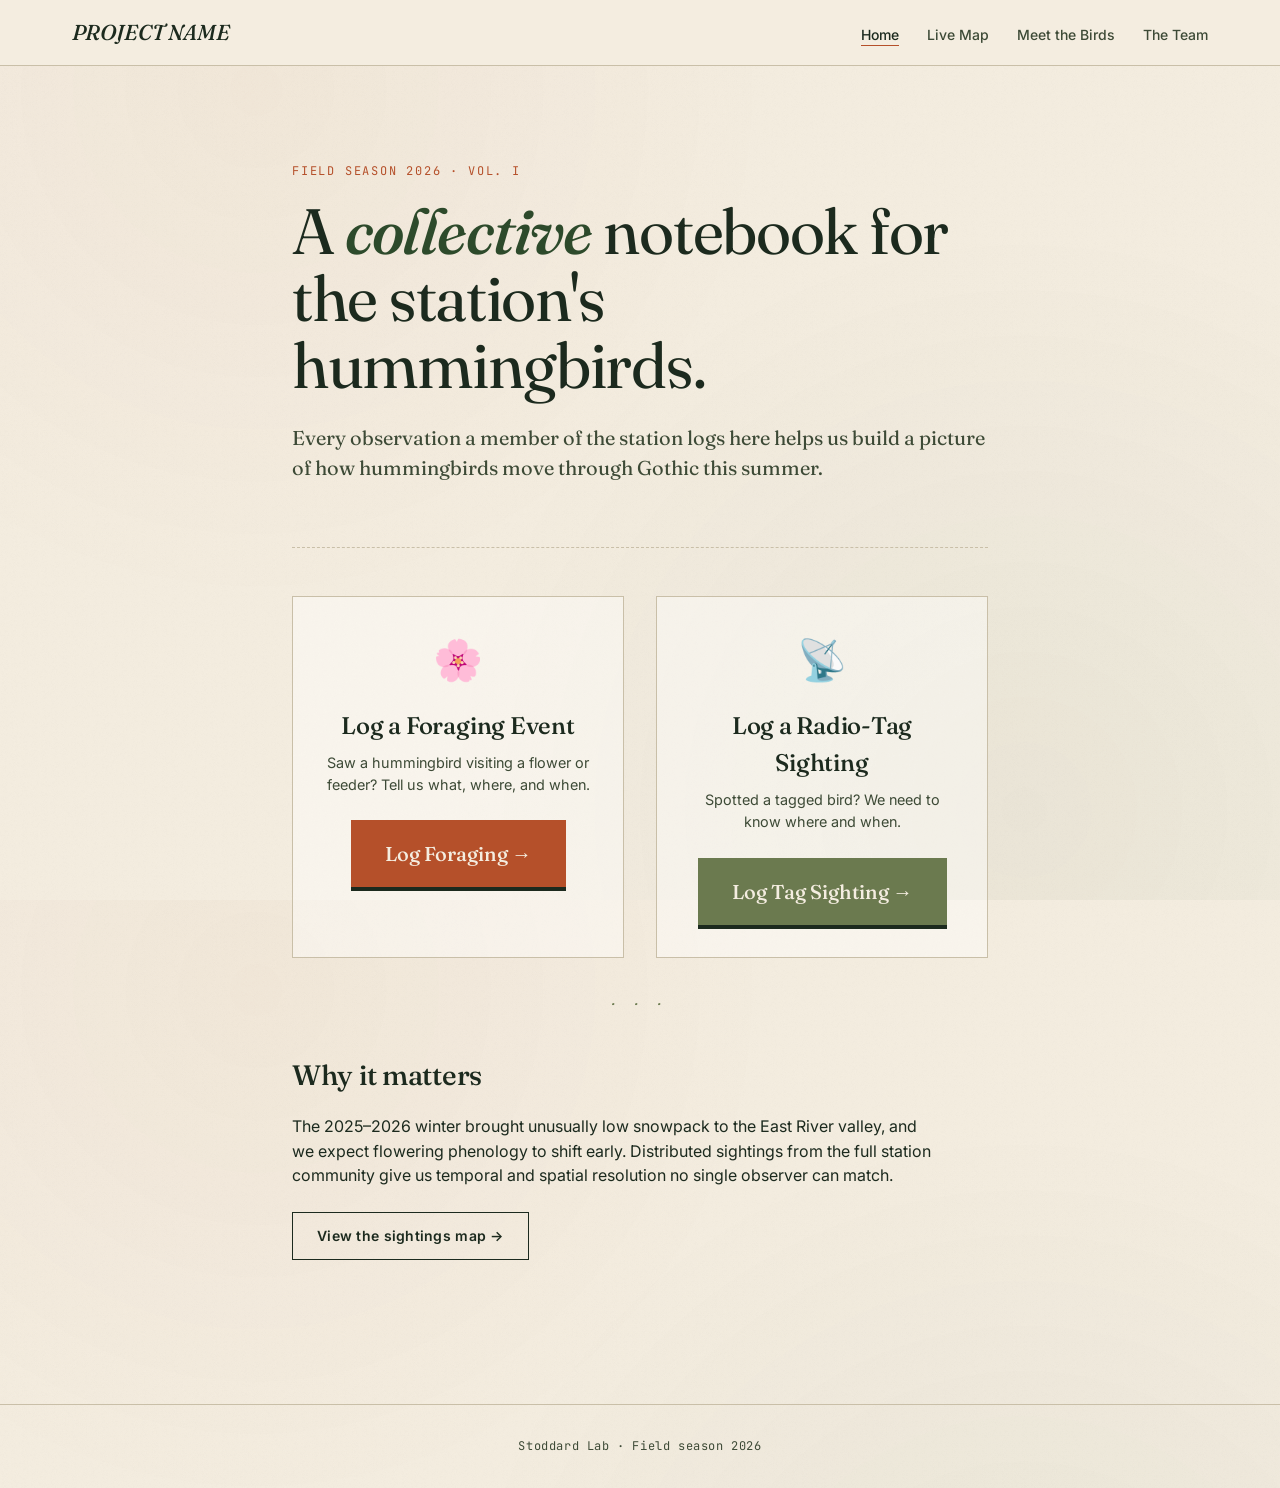
<file: index.html>
<!DOCTYPE html>
<html lang="en">
<head>
  <meta charset="UTF-8">
  <meta name="viewport" content="width=device-width, initial-scale=1.0">
  <title>PROJECT NAME</title>
  <link rel="stylesheet" href="css/style.css">
  <style>
    .action-grid {
      display: grid;
      grid-template-columns: repeat(auto-fit, minmax(280px, 1fr));
      gap: 2rem;
      margin: 3rem 0 2rem;
    }
    .action-card {
      background: rgba(255,255,255,0.4);
      border: 1px solid var(--line);
      padding: 2rem;
      text-align: center;
      transition: all 0.2s;
    }
    .action-card:hover {
      box-shadow: 0 6px 20px var(--shadow);
      transform: translateY(-2px);
    }
    .action-card .icon {
      font-size: 2.5rem;
      margin-bottom: 1rem;
    }
    .action-card h2 {
      font-family: var(--font-display);
      font-size: 1.5rem;
      font-weight: 500;
      margin: 0 0 0.5rem;
    }
    .action-card p {
      font-size: 0.9rem;
      color: var(--ink-soft);
      margin: 0 auto 1.5rem;
      max-width: 30ch;
    }
    .btn-cta {
      display: inline-block;
      font-family: var(--font-display);
      font-size: 1.25rem;
      font-weight: 500;
      padding: 1rem 2rem;
      background: var(--rust);
      color: var(--paper);
      text-decoration: none;
      border: 2px solid var(--rust);
      box-shadow: 0 4px 0 var(--ink);
      transition: all 0.15s ease;
    }
    .btn-cta:hover {
      background: #c95a30;
      color: var(--paper);
      transform: translateY(2px);
      box-shadow: 0 2px 0 var(--ink);
    }
    .btn-cta:active {
      transform: translateY(4px);
      box-shadow: 0 0 0 var(--ink);
    }
    .btn-cta-forest {
      background: #6b7a4f;
      border-color: #6b7a4f;
    }
    .btn-cta-forest:hover {
      background: #5a6943;
      color: var(--paper);
    }
  </style>
</head>
<body>

<nav class="nav">
  <div class="nav-inner">
    <div class="nav-brand">
      PROJECT NAME
      <small></small>
    </div>
    <ul class="nav-links">
      <li><a href="index.html">Home</a></li>
      <li><a href="map.html">Live Map</a></li>
      <li><a href="birds.html">Meet the Birds</a></li>
      <li><a href="team.html">The Team</a></li>
    </ul>
  </div>
</nav>

<main class="container-narrow">
  <section class="page-header">
    <div class="page-eyebrow">Field Season 2026 · vol. I</div>
    <h1 class="page-title">A <em>collective</em> notebook for<br>the station's hummingbirds.</h1>
    <p class="page-lede">Every observation a member of the station logs here helps us build a picture of how hummingbirds move through Gothic this summer.</p>
  </section>

  <div class="action-grid">

    <div class="action-card">
      <div class="icon">🌸</div>
      <h2>Log a Foraging Event</h2>
      <p>Saw a hummingbird visiting a flower or feeder? Tell us what, where, and when.</p>
      <a href="log-foraging.html" class="btn-cta">Log Foraging →</a>
    </div>

    <div class="action-card">
      <div class="icon">📡</div>
      <h2>Log a Radio-Tag Sighting</h2>
      <p>Spotted a tagged bird? We need to know where and when.</p>
      <a href="log-radiotag.html" class="btn-cta btn-cta-forest">Log Tag Sighting →</a>
    </div>

  </div>

  <div class="divider-orn">· · ·</div>

  <h2>Why it matters</h2>
  <p>The 2025–2026 winter brought unusually low snowpack to the East River valley, and we expect flowering phenology to shift early. Distributed sightings from the full station community give us temporal and spatial resolution no single observer can match.</p>

  <p style="margin-top:1.5rem;">
    <a href="map.html" class="btn btn-ghost">View the sightings map →</a>
  </p>
</main>

<footer class="footer">
  Stoddard Lab · Field season 2026
</footer>

<script src="js/store.js"></script>
</body>
</html>
</file>
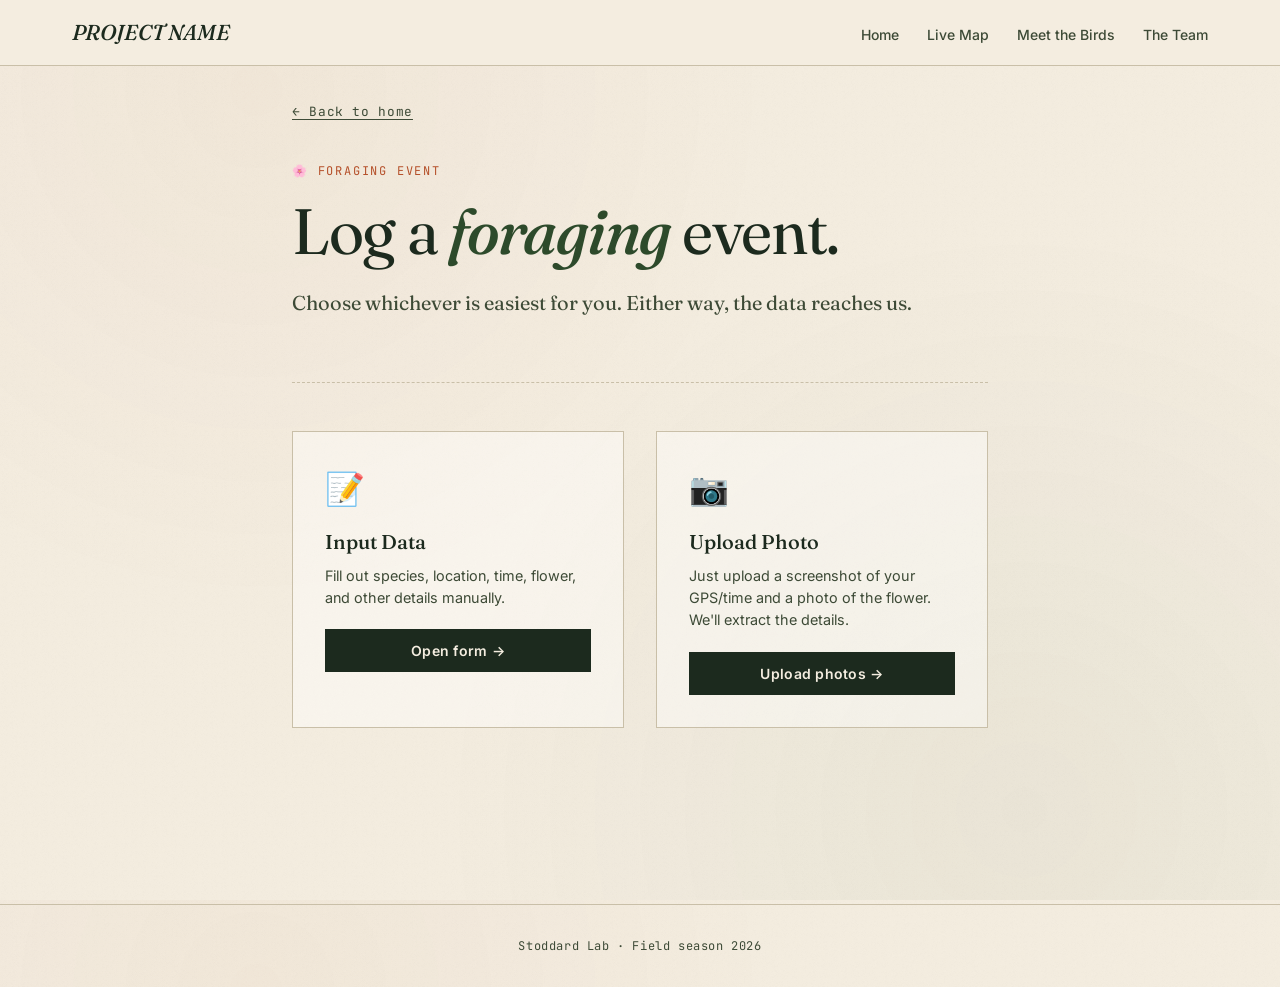
<file: log-foraging.html>
<!DOCTYPE html>
<html lang="en">
<head>
  <meta charset="UTF-8">
  <meta name="viewport" content="width=device-width, initial-scale=1.0">
  <title>Log a Foraging Event</title>
  <link rel="stylesheet" href="css/style.css">
  <style>
    .option-grid {
      display: grid;
      grid-template-columns: repeat(auto-fit, minmax(280px, 1fr));
      gap: 2rem;
      margin: 2rem 0 3rem;
    }
    .option-card {
      background: rgba(255,255,255,0.4);
      border: 1px solid var(--line);
      padding: 2rem;
      transition: all 0.2s;
    }
    .option-card:hover {
      box-shadow: 0 6px 20px var(--shadow);
      transform: translateY(-2px);
    }
    .option-card .icon {
      font-size: 2rem;
      margin-bottom: 0.75rem;
    }
    .option-card h3 {
      font-family: var(--font-display);
      font-size: 1.25rem;
      font-weight: 500;
      margin: 0 0 0.5rem;
    }
    .option-card p {
      font-size: 0.9rem;
      color: var(--ink-soft);
      margin-bottom: 1.25rem;
    }
    .option-card .btn { width: 100%; text-align: center; }

    .form-embed-wrap {
      margin-top: 2rem;
      border: 1px solid var(--line);
      background: #fff;
      box-shadow: 0 4px 20px var(--shadow);
      overflow: hidden;
      display: none;
    }
    .form-embed-wrap.active { display: block; }
    .form-embed-wrap iframe {
      display: block;
      width: 100%;
      height: 80vh;
      min-height: 600px;
      border: none;
    }
    .form-alt {
      margin-top: 1rem;
      font-family: var(--font-mono);
      font-size: 0.75rem;
      color: var(--ink-soft);
      text-align: center;
      display: none;
    }
    .form-alt.active { display: block; }

    .back-link {
      display: inline-block;
      margin-bottom: 1.5rem;
      font-family: var(--font-mono);
      font-size: 0.8rem;
      letter-spacing: 0.05em;
      color: var(--ink-soft);
    }
  </style>
</head>
<body>

<nav class="nav">
  <div class="nav-inner">
    <div class="nav-brand">
      PROJECT NAME
      <small></small>
    </div>
    <ul class="nav-links">
      <li><a href="index.html">Home</a></li>
      <li><a href="map.html">Live Map</a></li>
      <li><a href="birds.html">Meet the Birds</a></li>
      <li><a href="team.html">The Team</a></li>
    </ul>
  </div>
</nav>

<main class="container-narrow">
  <a href="index.html" class="back-link">← Back to home</a>

  <section class="page-header" style="padding-top:1rem;">
    <div class="page-eyebrow">🌸 Foraging event</div>
    <h1 class="page-title">Log a <em>foraging</em> event.</h1>
    <p class="page-lede">Choose whichever is easiest for you. Either way, the data reaches us.</p>
  </section>

  <!-- Two options -->
  <div class="option-grid" id="optionGrid">

    <div class="option-card">
      <div class="icon">📝</div>
      <h3>Input Data</h3>
      <p>Fill out species, location, time, flower, and other details manually.</p>
      <button class="btn" onclick="showForm('data')">Open form →</button>
    </div>

    <div class="option-card">
      <div class="icon">📷</div>
      <h3>Upload Photo</h3>
      <p>Just upload a screenshot of your GPS/time and a photo of the flower. We'll extract the details.</p>
      <button class="btn" onclick="showForm('photo')">Upload photos →</button>
    </div>

  </div>

  <!-- ============================================================
       GOOGLE FORM EMBEDS
       Replace YOUR_DATA_FORM_ID and YOUR_PHOTO_FORM_ID below.

       Your form URLs look like:
         https://docs.google.com/forms/d/e/XXXXXXXXX/viewform
       Copy the XXXXXXXXX part into the placeholders.
       ============================================================ -->

  <!-- Data entry form -->
  <div class="form-embed-wrap" id="dataForm">
    <iframe
      src="https://docs.google.com/forms/d/e/1FAIpQLSfq4izbbv9uYeT6gS7XA7PLvQdjOLWtvXdKyXMG9V09MpFiMA/viewform?embedded=true"
      loading="lazy"
      title="Foraging event data entry form">
    </iframe>
  </div>
  <p class="form-alt" id="dataFormAlt">
    Form not loading? <a href="https://docs.google.com/forms/d/e/1FAIpQLSfq4izbbv9uYeT6gS7XA7PLvQdjOLWtvXdKyXMG9V09MpFiMA/viewform" target="_blank">Open in a new tab →</a>
  </p>

  <!-- Photo upload form -->
  <div class="form-embed-wrap" id="photoForm">
    <iframe
      src="https://docs.google.com/forms/d/e/1FAIpQLScJfgsaSWBl9juUrBDY7mBp-awsWiZWOhmMPNnyo9LOZBSfIw/viewform?embedded=true"
      loading="lazy"
      title="Foraging event photo upload form">
    </iframe>
  </div>
  <p class="form-alt" id="photoFormAlt">
    Form not loading? <a href="https://docs.google.com/forms/d/e/1FAIpQLScJfgsaSWBl9juUrBDY7mBp-awsWiZWOhmMPNnyo9LOZBSfIw/viewform" target="_blank">Open in a new tab →</a>
  </p>

</main>

<footer class="footer">
  Stoddard Lab · Field season 2026
</footer>

<script>
  function showForm(type) {
    // Hide option cards
    document.getElementById('optionGrid').style.display = 'none';

    if (type === 'data') {
      document.getElementById('dataForm').classList.add('active');
      document.getElementById('dataFormAlt').classList.add('active');
    } else {
      document.getElementById('photoForm').classList.add('active');
      document.getElementById('photoFormAlt').classList.add('active');
    }
  }
</script>
</body>
</html>
</file>
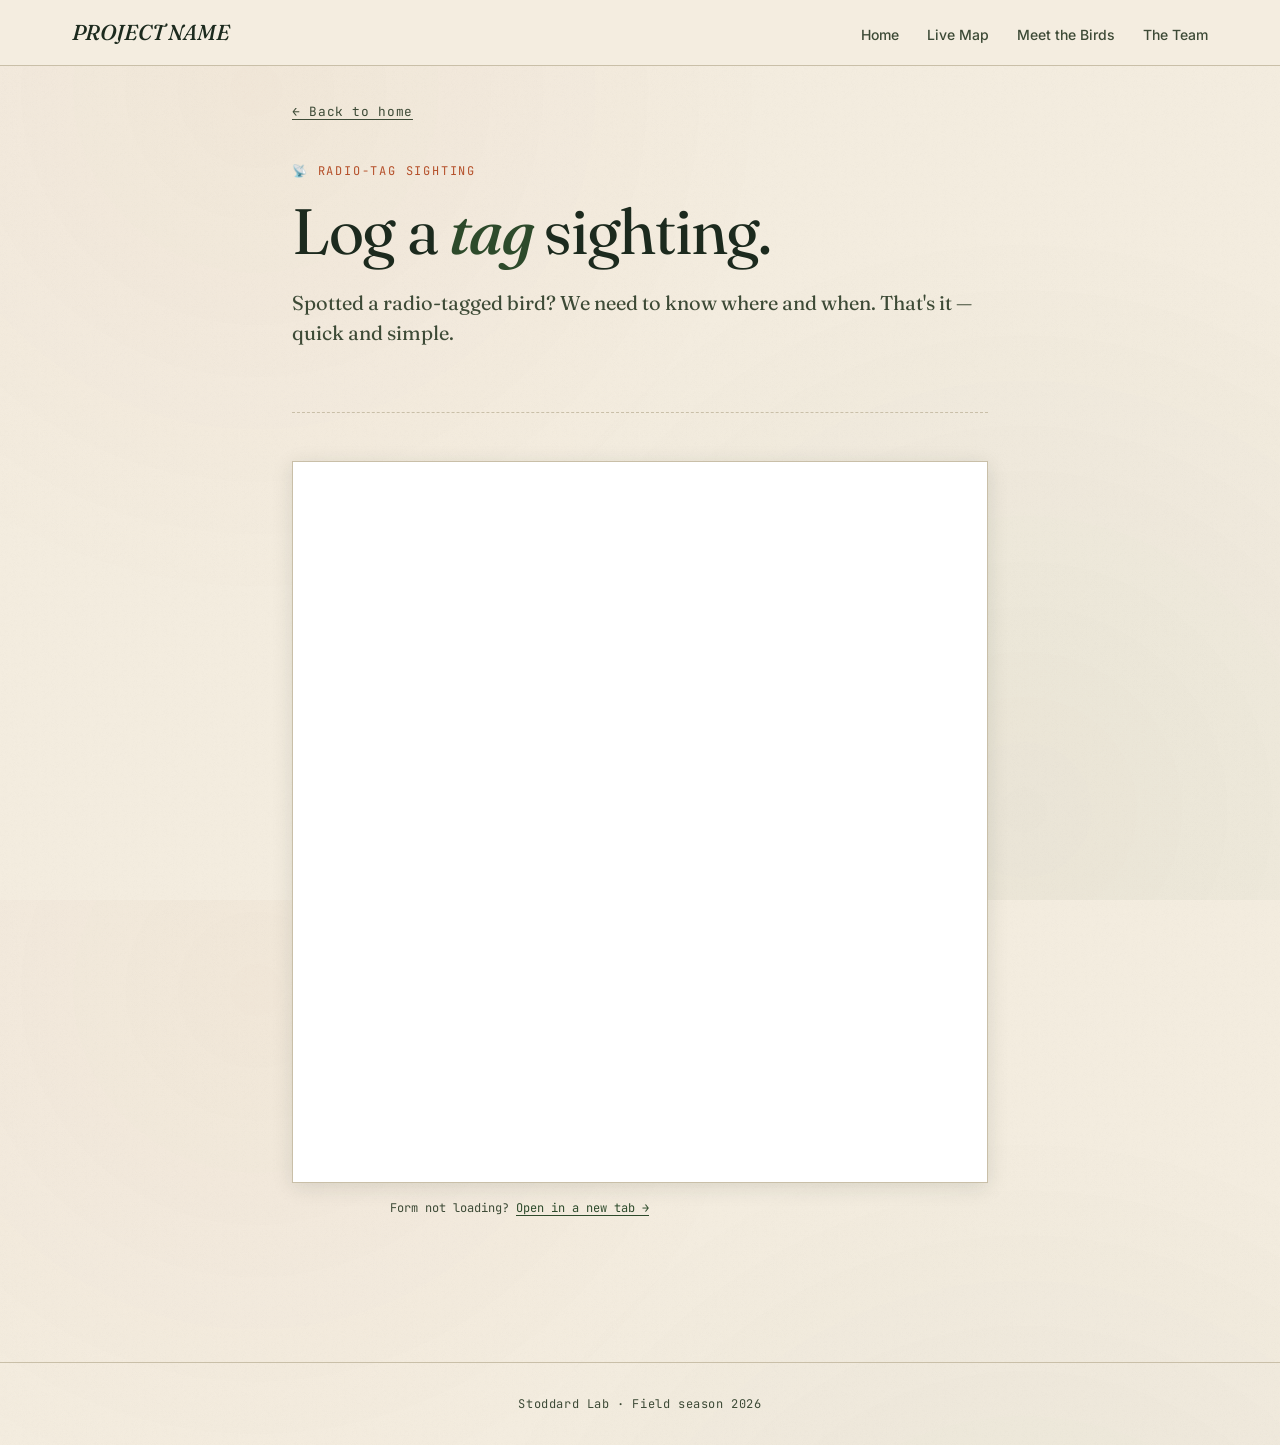
<file: log-radiotag.html>
<!DOCTYPE html>
<html lang="en">
<head>
  <meta charset="UTF-8">
  <meta name="viewport" content="width=device-width, initial-scale=1.0">
  <title>Log a Radio-Tag Sighting</title>
  <link rel="stylesheet" href="css/style.css">
  <style>
    .form-embed-wrap {
      margin-top: 2rem;
      border: 1px solid var(--line);
      background: #fff;
      box-shadow: 0 4px 20px var(--shadow);
      overflow: hidden;
    }
    .form-embed-wrap iframe {
      display: block;
      width: 100%;
      height: 80vh;
      min-height: 600px;
      border: none;
    }
    .form-alt {
      margin-top: 1rem;
      font-family: var(--font-mono);
      font-size: 0.75rem;
      color: var(--ink-soft);
      text-align: center;
    }
    .back-link {
      display: inline-block;
      margin-bottom: 1.5rem;
      font-family: var(--font-mono);
      font-size: 0.8rem;
      letter-spacing: 0.05em;
      color: var(--ink-soft);
    }
  </style>
</head>
<body>

<nav class="nav">
  <div class="nav-inner">
    <div class="nav-brand">
      PROJECT NAME
      <small></small>
    </div>
    <ul class="nav-links">
      <li><a href="index.html">Home</a></li>
      <li><a href="map.html">Live Map</a></li>
      <li><a href="birds.html">Meet the Birds</a></li>
      <li><a href="team.html">The Team</a></li>
    </ul>
  </div>
</nav>

<main class="container-narrow">
  <a href="index.html" class="back-link">← Back to home</a>

  <section class="page-header" style="padding-top:1rem;">
    <div class="page-eyebrow">📡 Radio-tag sighting</div>
    <h1 class="page-title">Log a <em>tag</em> sighting.</h1>
    <p class="page-lede">Spotted a radio-tagged bird? We need to know where and when. That's it — quick and simple.</p>
  </section>

  <!-- ============================================================
       GOOGLE FORM EMBED
       Replace YOUR_RADIOTAG_FORM_ID below.

       Your form URL looks like:
         https://docs.google.com/forms/d/e/XXXXXXXXX/viewform
       Copy the XXXXXXXXX part into the placeholder.
       ============================================================ -->

  <div class="form-embed-wrap">
    <iframe
      src="https://docs.google.com/forms/d/e/1FAIpQLSesRqyncpXbFvvJb6G2fS271SxU-ZR7Y8dgaYTu8G1_6WfWfg/viewform?embedded=true"
      loading="lazy"
      title="Radio-tag sighting form">
    </iframe>
  </div>

  <p class="form-alt">
    Form not loading? <a href="https://docs.google.com/forms/d/e/1FAIpQLSesRqyncpXbFvvJb6G2fS271SxU-ZR7Y8dgaYTu8G1_6WfWfg/viewform" target="_blank">Open in a new tab →</a>
  </p>

</main>

<footer class="footer">
  Stoddard Lab · Field season 2026
</footer>

</body>
</html>
</file>
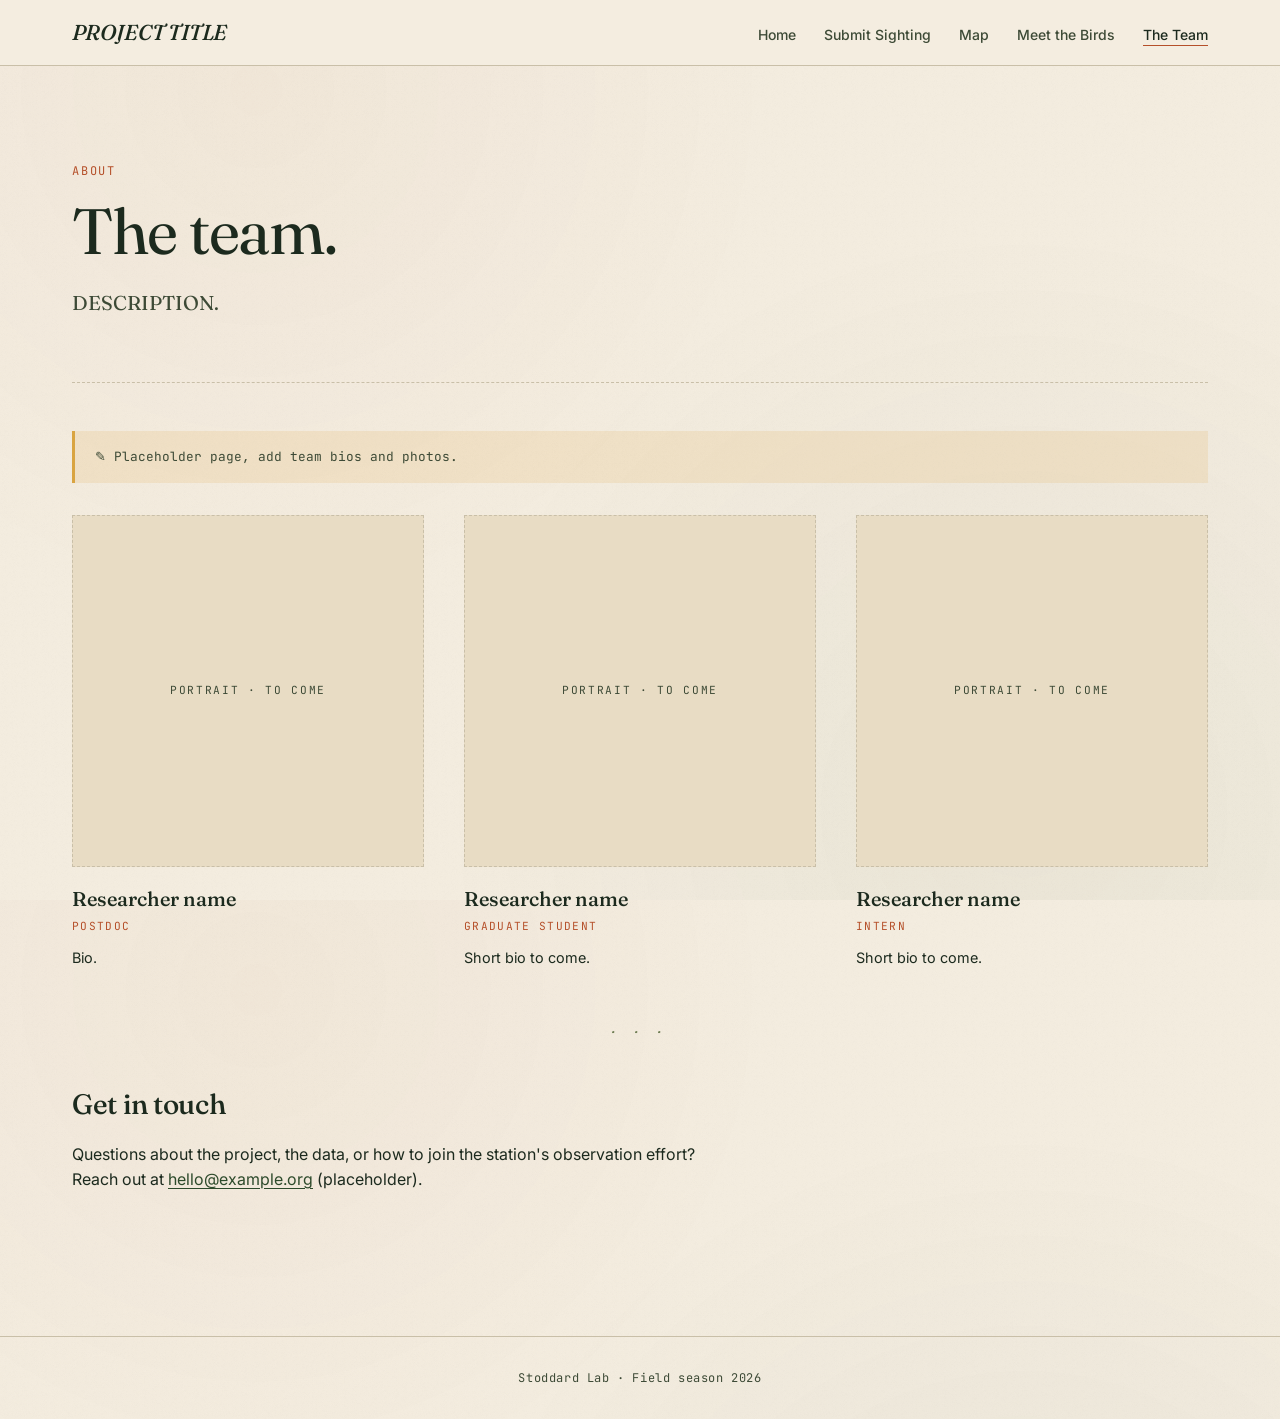
<file: team.html>
<!DOCTYPE html>
<html lang="en">
<head>
  <meta charset="UTF-8">
  <meta name="viewport" content="width=device-width, initial-scale=1.0">
  <title>The Team — PROJECT TITLE</title>
  <link rel="stylesheet" href="css/style.css">
  <style>
    .team-grid {
      display: grid;
      grid-template-columns: repeat(auto-fit, minmax(240px, 1fr));
      gap: 2.5rem;
      margin-top: 2rem;
    }
    .member {
      text-align: left;
    }
    .member .portrait {
      width: 100%; aspect-ratio: 1;
      background: var(--paper-dark);
      border: 1px dashed var(--line);
      margin-bottom: 1rem;
      display: flex; align-items: center; justify-content: center;
      font-family: var(--font-mono);
      font-size: 0.7rem; color: var(--ink-soft);
      letter-spacing: 0.15em; text-transform: uppercase;
    }
    .member h3 { margin-top: 0; margin-bottom: 0.25rem; }
    .member .role {
      font-family: var(--font-mono);
      font-size: 0.7rem;
      letter-spacing: 0.12em;
      text-transform: uppercase;
      color: var(--rust);
      margin-bottom: 0.75rem;
    }
    .member p { font-size: 0.9rem; }
    .placeholder-note {
      background: rgba(217, 164, 65, 0.15);
      border-left: 3px solid var(--sun);
      padding: 1rem 1.25rem;
      font-family: var(--font-mono);
      font-size: 0.8rem;
      color: var(--ink-soft);
      margin-bottom: 2rem;
    }
  </style>
</head>
<body>

<nav class="nav">
  <div class="nav-inner">
    <div class="nav-brand">
      PROJECT TITLE
      <small></small>
    </div>
    <ul class="nav-links">
      <li><a href="index.html">Home</a></li>
      <li><a href="submit.html">Submit Sighting</a></li>
      <li><a href="map.html">Map</a></li>
      <li><a href="birds.html">Meet the Birds</a></li>
      <li><a href="team.html">The Team</a></li>
    </ul>
  </div>
</nav>

<main class="container">
  <section class="page-header">
    <div class="page-eyebrow">About</div>
    <h1 class="page-title">The team.</h1>
    <p class="page-lede">DESCRIPTION.</p>
  </section>

  <div class="placeholder-note">
    ✎ Placeholder page, add team bios and photos.
  </div>

  <div class="team-grid">

    <div class="member">
      <div class="portrait">portrait · to come</div>
      <h3>Researcher name</h3>
      <div class="role">Postdoc</div>
      <p>Bio.</p>
    </div>

    <div class="member">
      <div class="portrait">portrait · to come</div>
      <h3>Researcher name</h3>
      <div class="role">Graduate Student</div>
      <p>Short bio to come.</p>
    </div>

    <div class="member">
      <div class="portrait">portrait · to come</div>
      <h3>Researcher name</h3>
      <div class="role">Intern</div>
      <p>Short bio to come.</p>
    </div>

  </div>

  <div class="divider-orn">· · ·</div>

  <h2>Get in touch</h2>
  <p>Questions about the project, the data, or how to join the station's observation effort? Reach out at <a href="mailto:hello@example.org">hello@example.org</a> (placeholder).</p>
</main>

<footer class="footer">
  Stoddard Lab · Field season 2026
</footer>

<script src="js/store.js"></script>
</body>
</html>
</file>
<file: css/style.css>
/* =========================================================
   Field Notebook aesthetic
   Warm paper, forest ink, serif display, monospace data
   ========================================================= */

@import url('https://fonts.googleapis.com/css2?family=Fraunces:ital,opsz,wght@0,9..144,400;0,9..144,500;0,9..144,700;1,9..144,400&family=JetBrains+Mono:wght@400;500&family=Inter:wght@400;500;600&display=swap');

:root {
  --paper: #f4ede0;
  --paper-dark: #e8dcc4;
  --ink: #1c2a1e;
  --ink-soft: #3d4a36;
  --forest: #2d4a2b;
  --moss: #6b7a4f;
  --rust: #b5502a;
  --sun: #d9a441;
  --line: #c9bfa8;
  --shadow: rgba(28, 42, 30, 0.12);

  --font-display: 'Fraunces', Georgia, serif;
  --font-body: 'Inter', system-ui, sans-serif;
  --font-mono: 'JetBrains Mono', ui-monospace, monospace;
}

* { box-sizing: border-box; margin: 0; padding: 0; }

html, body { height: 100%; }

body {
  font-family: var(--font-body);
  background: var(--paper);
  color: var(--ink);
  line-height: 1.55;
  background-image:
    radial-gradient(circle at 20% 10%, rgba(181, 80, 42, 0.04) 0%, transparent 40%),
    radial-gradient(circle at 80% 90%, rgba(45, 74, 43, 0.05) 0%, transparent 45%),
    url("data:image/svg+xml,%3Csvg xmlns='http://www.w3.org/2000/svg' width='200' height='200'%3E%3Cfilter id='n'%3E%3CfeTurbulence baseFrequency='0.9' numOctaves='2'/%3E%3CfeColorMatrix values='0 0 0 0 0.1 0 0 0 0 0.1 0 0 0 0 0.05 0 0 0 0.03 0'/%3E%3C/filter%3E%3Crect width='200' height='200' filter='url(%23n)'/%3E%3C/svg%3E");
}

a { color: var(--forest); text-decoration: underline; text-decoration-thickness: 1px; text-underline-offset: 3px; }
a:hover { color: var(--rust); }

/* ---------- Navigation ---------- */
.nav {
  border-bottom: 1px solid var(--line);
  background: var(--paper);
  position: sticky; top: 0; z-index: 100;
  backdrop-filter: blur(4px);
}
.nav-inner {
  max-width: 1200px; margin: 0 auto;
  padding: 1rem 2rem;
  display: flex; align-items: baseline; justify-content: space-between;
  flex-wrap: wrap; gap: 1rem;
}
.nav-brand {
  font-family: var(--font-display);
  font-size: 1.35rem; font-weight: 500;
  font-style: italic;
  letter-spacing: -0.01em;
}
.nav-brand small {
  display: block; font-size: 0.7rem; font-style: normal;
  font-family: var(--font-mono); letter-spacing: 0.1em;
  color: var(--ink-soft); text-transform: uppercase;
}
.nav-links { display: flex; gap: 1.75rem; list-style: none; }
.nav-links a {
  text-decoration: none;
  font-size: 0.875rem;
  font-weight: 500;
  color: var(--ink-soft);
  padding-bottom: 2px;
  border-bottom: 1px solid transparent;
  transition: all 0.2s;
}
.nav-links a:hover, .nav-links a.active {
  color: var(--ink);
  border-bottom-color: var(--rust);
}

/* ---------- Layout ---------- */
.container {
  max-width: 1200px; margin: 0 auto;
  padding: 2rem;
}
.container-narrow {
  max-width: 760px; margin: 0 auto;
  padding: 2rem;
}

/* ---------- Hero / page headers ---------- */
.page-header {
  padding: 4rem 0 3rem;
  border-bottom: 1px dashed var(--line);
  margin-bottom: 3rem;
}
.page-eyebrow {
  font-family: var(--font-mono);
  font-size: 0.75rem;
  letter-spacing: 0.15em;
  text-transform: uppercase;
  color: var(--rust);
  margin-bottom: 1rem;
}
.page-title {
  font-family: var(--font-display);
  font-size: clamp(2.5rem, 5vw, 4rem);
  font-weight: 400;
  line-height: 1.05;
  letter-spacing: -0.02em;
}
.page-title em {
  font-style: italic;
  color: var(--forest);
  font-weight: 500;
}
.page-lede {
  font-family: var(--font-display);
  font-size: 1.25rem;
  font-weight: 400;
  margin-top: 1.5rem;
  color: var(--ink-soft);
  max-width: 60ch;
  line-height: 1.5;
}

/* ---------- Typography blocks ---------- */
h2 {
  font-family: var(--font-display);
  font-size: 1.75rem; font-weight: 500;
  letter-spacing: -0.01em;
  margin: 2.5rem 0 1rem;
}
h3 {
  font-family: var(--font-display);
  font-size: 1.25rem; font-weight: 500;
  margin: 1.5rem 0 0.5rem;
}
p { margin-bottom: 1rem; max-width: 65ch; }

.meta {
  font-family: var(--font-mono);
  font-size: 0.75rem;
  letter-spacing: 0.05em;
  color: var(--ink-soft);
  text-transform: uppercase;
}

/* ---------- Buttons & forms ---------- */
.btn {
  display: inline-block;
  font-family: var(--font-body);
  font-weight: 600;
  font-size: 0.875rem;
  letter-spacing: 0.02em;
  padding: 0.75rem 1.5rem;
  border: 1.5px solid var(--ink);
  background: var(--ink);
  color: var(--paper);
  cursor: pointer;
  transition: all 0.15s;
  text-decoration: none;
}
.btn:hover { background: var(--rust); border-color: var(--rust); color: var(--paper); }
.btn-ghost {
  background: transparent; color: var(--ink);
}
.btn-ghost:hover { background: var(--ink); color: var(--paper); }

.form-grid {
  display: grid;
  grid-template-columns: repeat(2, 1fr);
  gap: 1.5rem 2rem;
}
.field { display: flex; flex-direction: column; gap: 0.4rem; }
.field.full { grid-column: 1 / -1; }
.field label {
  font-family: var(--font-mono);
  font-size: 0.7rem;
  letter-spacing: 0.12em;
  text-transform: uppercase;
  color: var(--ink-soft);
}
.field label .req { color: var(--rust); }
.field input[type="text"],
.field input[type="number"],
.field input[type="datetime-local"],
.field select,
.field textarea {
  font-family: var(--font-body);
  font-size: 1rem;
  padding: 0.65rem 0.75rem;
  background: var(--paper);
  border: 1px solid var(--line);
  border-bottom: 2px solid var(--ink-soft);
  color: var(--ink);
  border-radius: 0;
  transition: border-color 0.15s;
}
.field input:focus, .field select:focus, .field textarea:focus {
  outline: none;
  border-bottom-color: var(--rust);
}
.field textarea { min-height: 80px; resize: vertical; }
.field .hint {
  font-size: 0.75rem;
  color: var(--ink-soft);
  font-style: italic;
}

.radio-row { display: flex; gap: 1.5rem; padding-top: 0.4rem; }
.radio-row label {
  font-family: var(--font-body);
  font-size: 0.95rem;
  letter-spacing: 0;
  text-transform: none;
  color: var(--ink);
  display: flex; gap: 0.4rem; align-items: center;
  cursor: pointer;
}
.radio-row input[type="radio"] { accent-color: var(--forest); }

.file-drop {
  border: 1.5px dashed var(--line);
  padding: 1.25rem;
  text-align: center;
  cursor: pointer;
  background: rgba(255,255,255,0.3);
  font-family: var(--font-mono);
  font-size: 0.8rem;
  color: var(--ink-soft);
  transition: all 0.15s;
}
.file-drop:hover { border-color: var(--rust); color: var(--rust); }
.file-drop.has-file { border-color: var(--forest); color: var(--forest); border-style: solid; }

/* ---------- Footer ---------- */
.footer {
  margin-top: 6rem;
  padding: 2rem;
  border-top: 1px solid var(--line);
  text-align: center;
  font-family: var(--font-mono);
  font-size: 0.75rem;
  color: var(--ink-soft);
  letter-spacing: 0.05em;
}

/* ---------- Utilities ---------- */
.divider-orn {
  text-align: center;
  font-family: var(--font-display);
  font-style: italic;
  color: var(--moss);
  margin: 2rem 0;
  letter-spacing: 0.5em;
}

/* ---------- Responsive ---------- */
@media (max-width: 640px) {
  .form-grid { grid-template-columns: 1fr; }
  .nav-inner { padding: 1rem; }
  .nav-links { gap: 1rem; font-size: 0.8rem; }
  .container, .container-narrow { padding: 1.5rem 1rem; }
}
</file>
